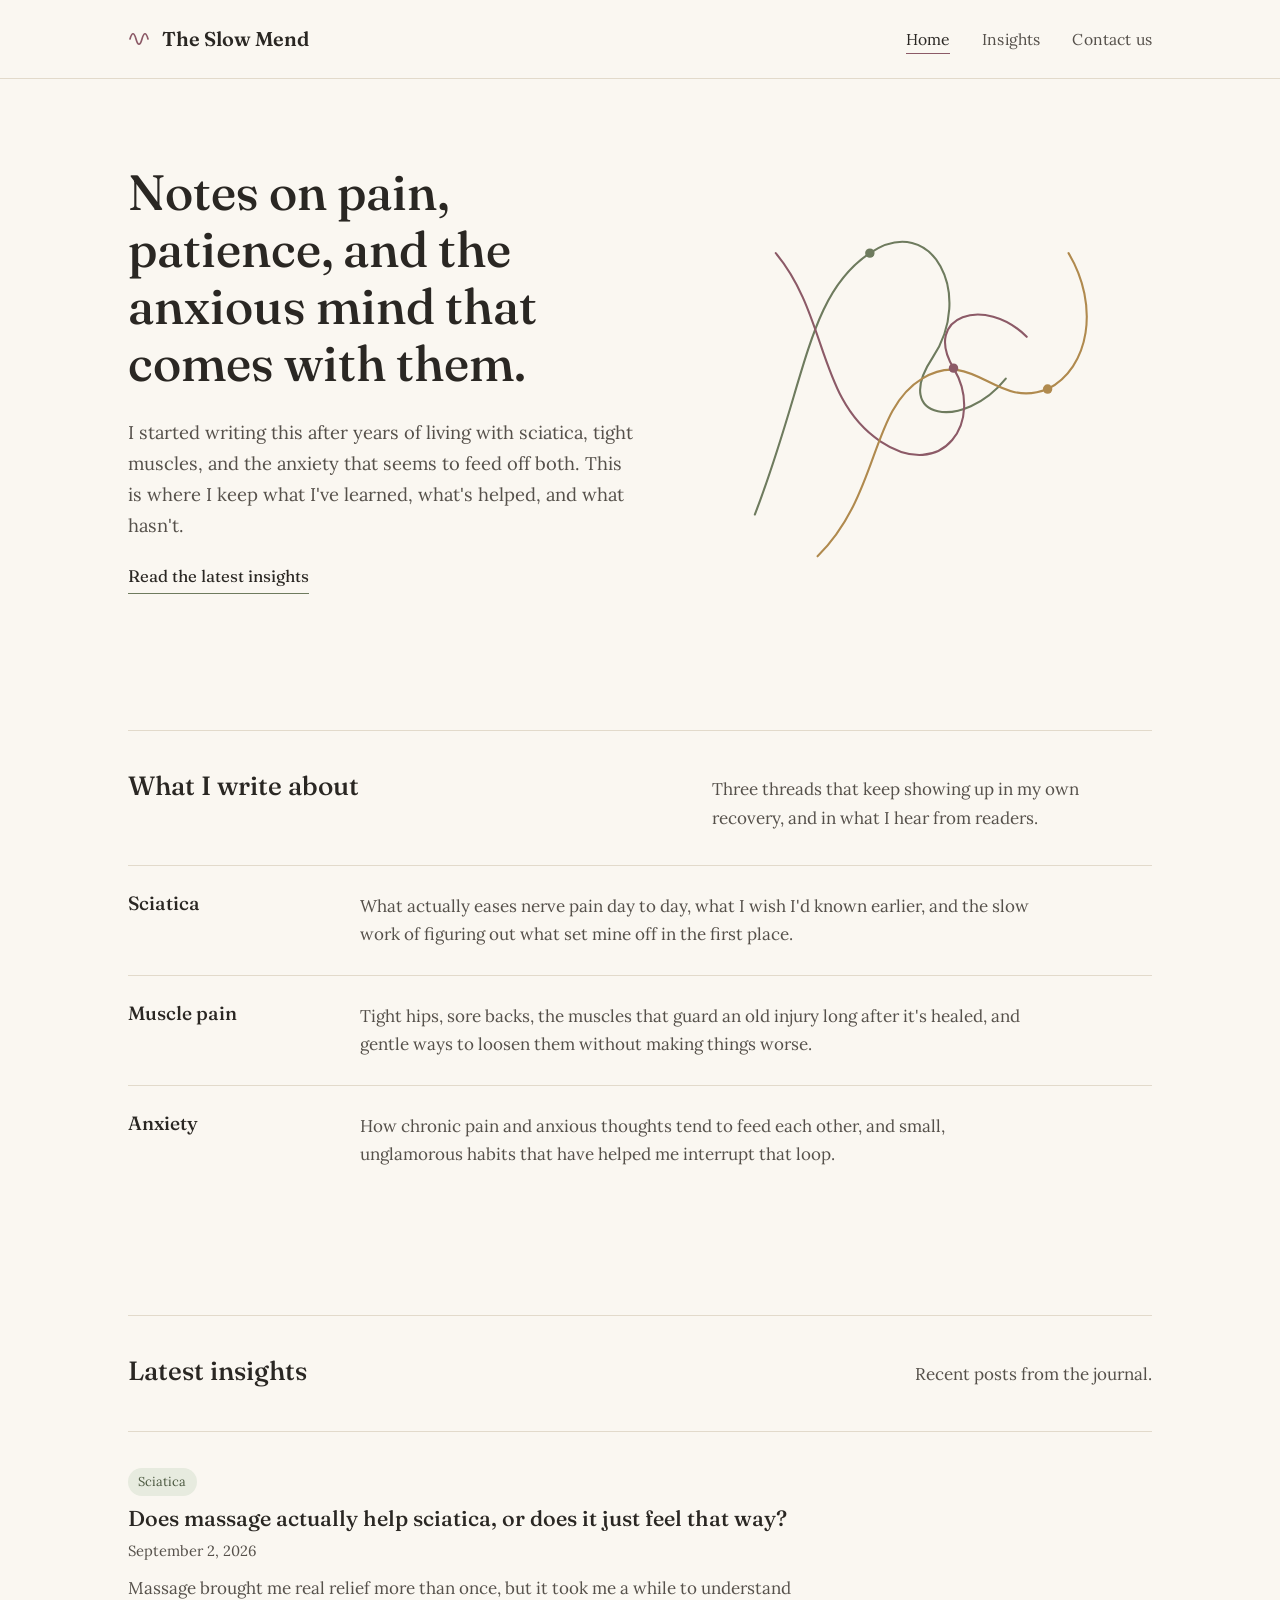
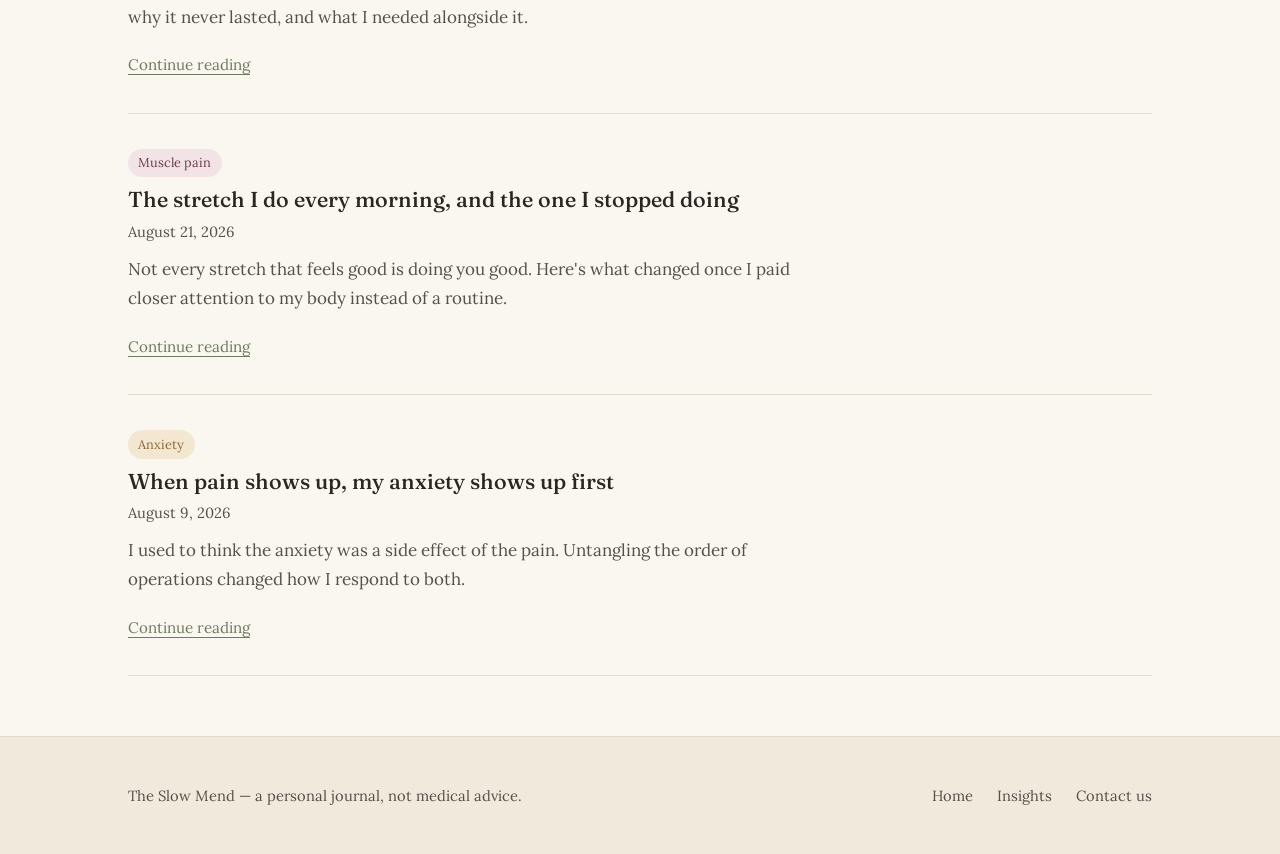
<file: index.html>
<!DOCTYPE html>
<html lang="en">
<head>
<meta charset="UTF-8">
<meta name="viewport" content="width=device-width, initial-scale=1.0">
<title>The Slow Mend — a personal health journal</title>
<meta name="description" content="Personal notes on sciatica, muscle pain, and anxiety, written from experience rather than expertise.">
<link rel="preconnect" href="https://fonts.googleapis.com">
<link rel="preconnect" href="https://fonts.gstatic.com" crossorigin>
<link href="https://fonts.googleapis.com/css2?family=Fraunces:opsz,wght@9..144,400;9..144,500;9..144,600&family=Lora:ital,wght@0,400;0,500;1,400&display=swap" rel="stylesheet">
<link rel="stylesheet" href="styles.css">
  <meta name="google-site-verification" content="yr0f1TTs4XtAm7kVIPR2NKI37-QhAW_YeAJVhdLE180" />
</head>
<body>

<header class="site-header">
  <div class="wrap">
    <a href="index.html" class="wordmark">
      <svg width="24" height="24" viewBox="0 0 24 24" fill="none" xmlns="http://www.w3.org/2000/svg" aria-hidden="true">
        <path d="M2 12c2-7 4-7 6 0s4 7 6 0 4-7 6 0" stroke="#8C5A67" stroke-width="1.7" stroke-linecap="round"/>
      </svg>
      The Slow Mend
    </a>
    <nav class="main-nav" aria-label="Main">
      <ul>
        <li><a href="index.html" aria-current="page">Home</a></li>
        <li><a href="insights.html">Insights</a></li>
        <li><a href="contact.html">Contact us</a></li>
      </ul>
    </nav>
    <button class="nav-toggle" aria-label="Toggle menu" aria-expanded="false">
      <span></span>
    </button>
  </div>
</header>

<main>

  <section class="hero">
    <div class="wrap">
      <div>
        <h1>Notes on pain, patience, and the anxious mind that comes with them.</h1>
        <p class="lede">I started writing this after years of living with sciatica, tight muscles, and the anxiety that seems to feed off both. This is where I keep what I've learned, what's helped, and what hasn't.</p>
        <a class="cta-link" href="insights.html">Read the latest insights</a>
      </div>
      <svg class="hero-art" viewBox="0 0 420 420" fill="none" xmlns="http://www.w3.org/2000/svg" role="img" aria-label="Three flowing lines, entwined, representing connected paths of pain and calm">
        <path d="M40 340C90 210 90 130 150 90C210 50 250 130 210 190C170 250 240 260 280 210" stroke="#6E7B5E" stroke-width="2" stroke-linecap="round"/>
        <path d="M60 90C110 150 100 230 160 270C220 310 260 250 230 200C200 150 260 130 300 170" stroke="#8C5A67" stroke-width="2" stroke-linecap="round"/>
        <path d="M100 380C160 320 150 240 200 210C250 180 270 240 320 220C360 200 370 140 340 90" stroke="#B08A4E" stroke-width="2" stroke-linecap="round"/>
        <circle cx="150" cy="90" r="4.5" fill="#6E7B5E"/>
        <circle cx="230" cy="200" r="4.5" fill="#8C5A67"/>
        <circle cx="320" cy="220" r="4.5" fill="#B08A4E"/>
      </svg>
    </div>
  </section>

  <section>
    <div class="wrap">
      <div class="section-head">
        <h2>What I write about</h2>
        <p>Three threads that keep showing up in my own recovery, and in what I hear from readers.</p>
      </div>
      <ul class="topics">
        <li>
          <h3>Sciatica</h3>
          <p>What actually eases nerve pain day to day, what I wish I'd known earlier, and the slow work of figuring out what set mine off in the first place.</p>
        </li>
        <li>
          <h3>Muscle pain</h3>
          <p>Tight hips, sore backs, the muscles that guard an old injury long after it's healed, and gentle ways to loosen them without making things worse.</p>
        </li>
        <li>
          <h3>Anxiety</h3>
          <p>How chronic pain and anxious thoughts tend to feed each other, and small, unglamorous habits that have helped me interrupt that loop.</p>
        </li>
      </ul>
    </div>
  </section>

  <section>
    <div class="wrap">
      <div class="section-head">
        <h2>Latest insights</h2>
        <p>Recent posts from the journal.</p>
      </div>
      <div class="post-list">

        <article class="post-entry">
          <span class="tag tag--sciatica">Sciatica</span>
          <h3><a href="insights/post-sciatica-massage.html">Does massage actually help sciatica, or does it just feel that way?</a></h3>
          <p class="post-meta">September 2, 2026</p>
          <p class="post-excerpt">Massage brought me real relief more than once, but it took me a while to understand why it never lasted, and what I needed alongside it.</p>
        <a class="read-more" href="insights/post-sciatica-massage.html">Continue reading</a>
        </article>

        <article class="post-entry">
          <span class="tag tag--muscle">Muscle pain</span>
          <h3><a href="insights.html">The stretch I do every morning, and the one I stopped doing</a></h3>
          <p class="post-meta">August 21, 2026</p>
          <p class="post-excerpt">Not every stretch that feels good is doing you good. Here's what changed once I paid closer attention to my body instead of a routine.</p>
          <a class="read-more" href="insights.html">Continue reading</a>
        </article>

        <article class="post-entry">
          <span class="tag tag--anxiety">Anxiety</span>
          <h3><a href="insights.html">When pain shows up, my anxiety shows up first</a></h3>
          <p class="post-meta">August 9, 2026</p>
          <p class="post-excerpt">I used to think the anxiety was a side effect of the pain. Untangling the order of operations changed how I respond to both.</p>
          <a class="read-more" href="insights.html">Continue reading</a>
        </article>

      </div>
    </div>
  </section>

</main>

<footer class="site-footer">
  <div class="wrap">
    <p>The Slow Mend — a personal journal, not medical advice.</p>
    <ul class="footer-nav">
      <li><a href="index.html">Home</a></li>
      <li><a href="insights.html">Insights</a></li>
      <li><a href="contact.html">Contact us</a></li>
    </ul>
  </div>
</footer>

<script src="script.js"></script>
</body>
</html>
</file>
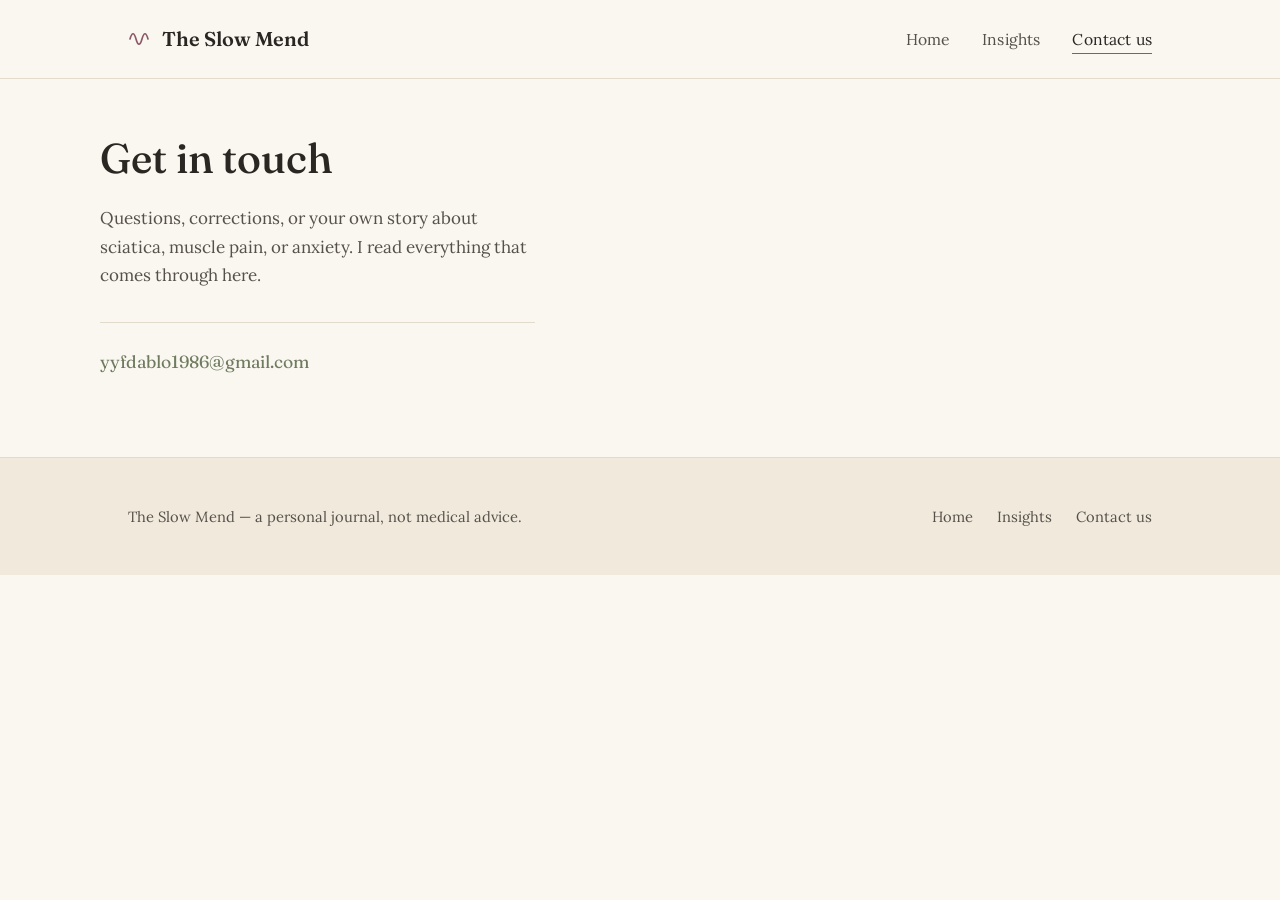
<file: contact.html>
<!DOCTYPE html>
<html lang="en">
<head>
<meta charset="UTF-8">
<meta name="viewport" content="width=device-width, initial-scale=1.0">
<title>Contact us — The Slow Mend</title>
<meta name="description" content="Get in touch with The Slow Mend.">
<link rel="preconnect" href="https://fonts.googleapis.com">
<link rel="preconnect" href="https://fonts.gstatic.com" crossorigin>
<link href="https://fonts.googleapis.com/css2?family=Fraunces:opsz,wght@9..144,400;9..144,500;9..144,600&family=Lora:ital,wght@0,400;0,500;1,400&display=swap" rel="stylesheet">
<link rel="stylesheet" href="styles.css">
</head>
<body>
<header class="site-header">
  <div class="wrap">
    <a href="index.html" class="wordmark">
      <svg width="24" height="24" viewBox="0 0 24 24" fill="none" xmlns="http://www.w3.org/2000/svg" aria-hidden="true">
        <path d="M2 12c2-7 4-7 6 0s4 7 6 0 4-7 6 0" stroke="#8C5A67" stroke-width="1.7" stroke-linecap="round"/>
      </svg>
      The Slow Mend
    </a>
    <nav class="main-nav" aria-label="Main">
      <ul>
        <li><a href="index.html">Home</a></li>
        <li><a href="insights.html">Insights</a></li>
        <li><a href="contact.html" aria-current="page">Contact us</a></li>
      </ul>
    </nav>
    <button class="nav-toggle" aria-label="Toggle menu" aria-expanded="false">
      <span></span>
    </button>
  </div>
</header>
<main>
  <section class="contact-layout wrap">
    <div class="contact-intro">
      <h1>Get in touch</h1>
      <p>Questions, corrections, or your own story about sciatica, muscle pain, or anxiety. I read everything that comes through here.</p>
      <div class="contact-direct">
        <a href="mailto:yyfdablo1986@gmail.com">yyfdablo1986@gmail.com</a>
      </div>
    </div>
    <div class="contact-form">
      <script src="https://js-na2.hsforms.net/forms/embed/247277366.js" defer></script>
      <div class="hs-form-frame" data-region="na2" data-form-id="979b8cc2-c948-47e0-9060-459a0b343fc0" data-portal-id="247277366"></div>
    </div>
  </section>
</main>
<footer class="site-footer">
  <div class="wrap">
    <p>The Slow Mend — a personal journal, not medical advice.</p>
    <ul class="footer-nav">
      <li><a href="index.html">Home</a></li>
      <li><a href="insights.html">Insights</a></li>
      <li><a href="contact.html">Contact us</a></li>
    </ul>
  </div>
</footer>
<script src="script.js"></script>
</body>
</html>
</file>
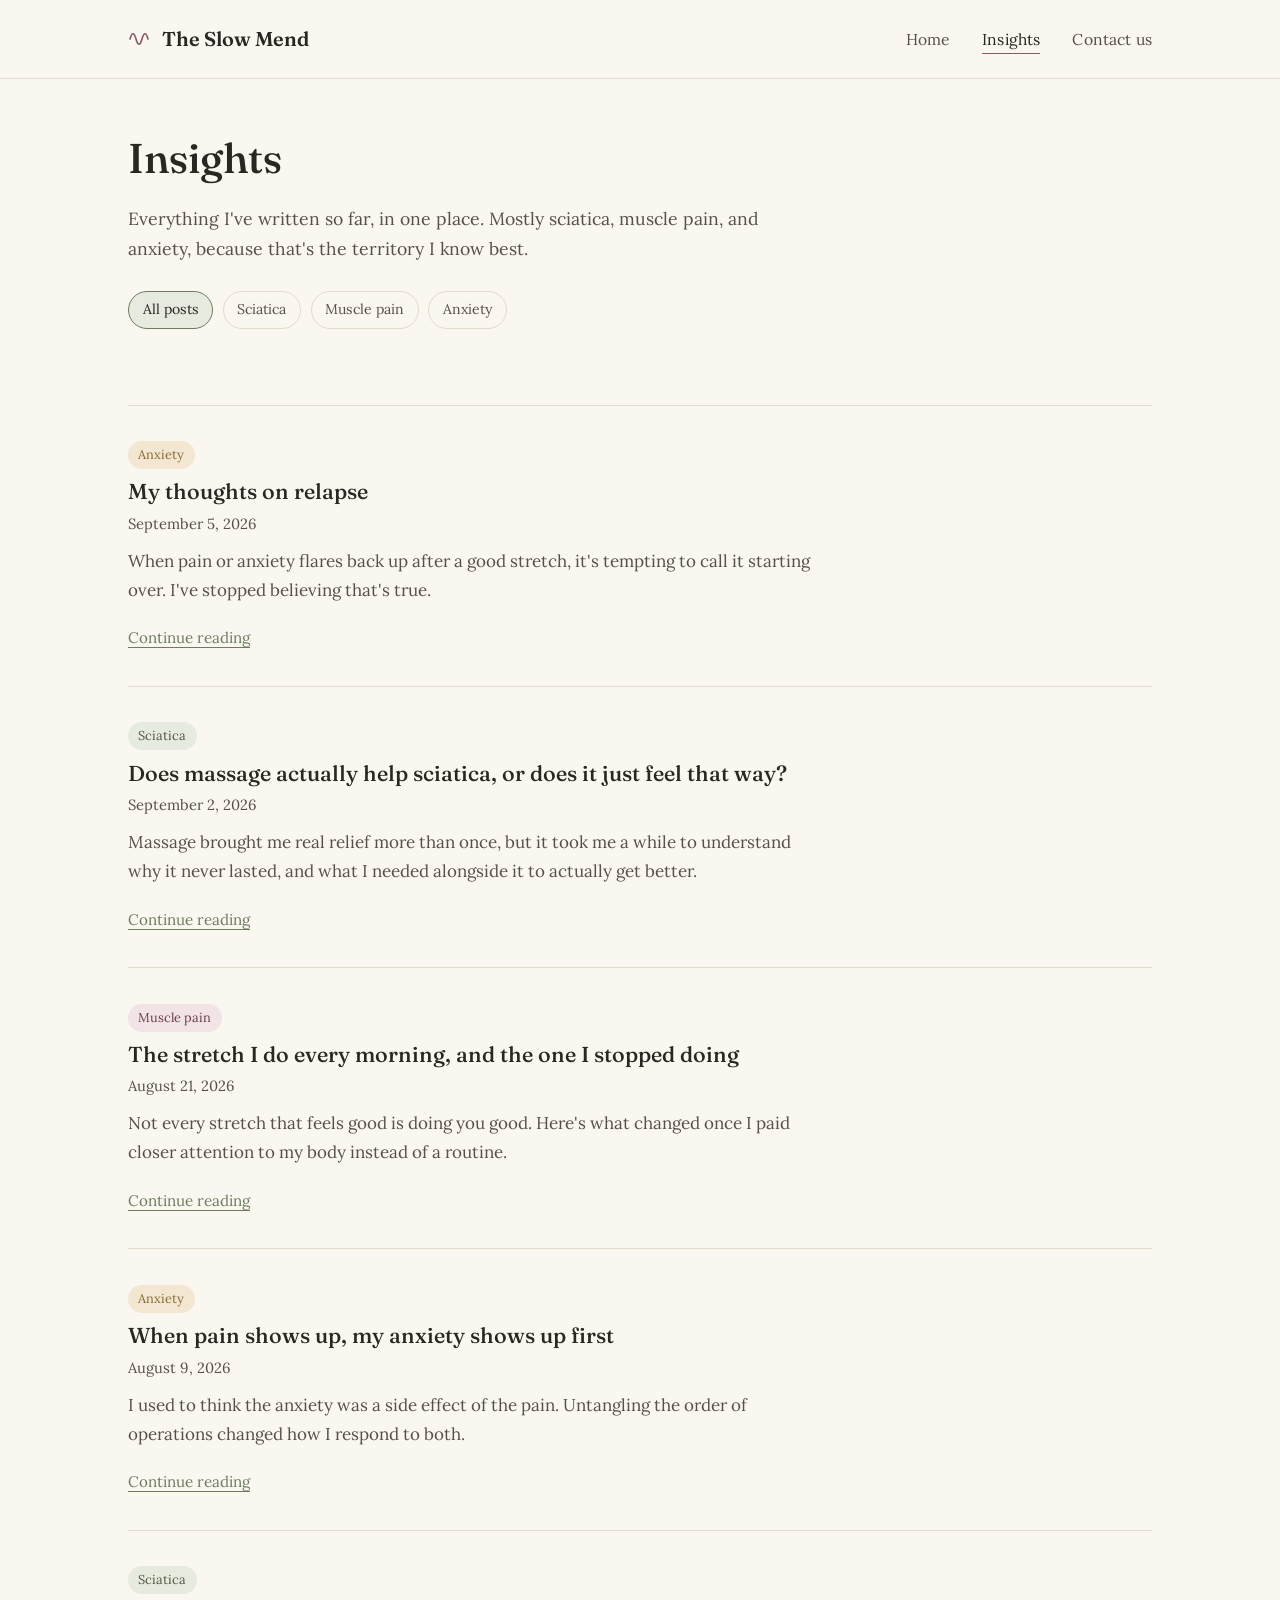
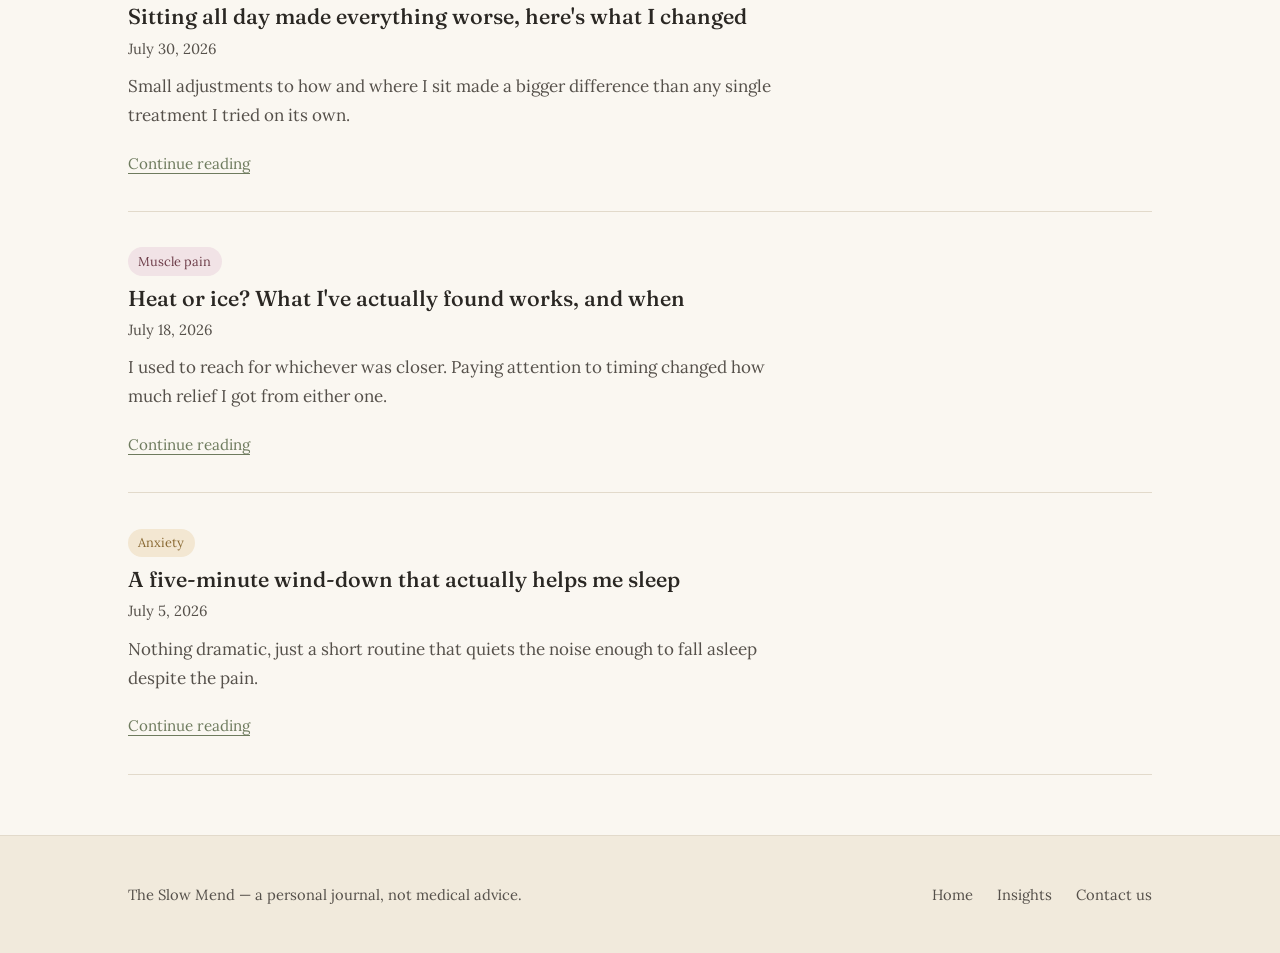
<file: insights.html>
<!DOCTYPE html>
<html lang="en">
<head>
<meta charset="UTF-8">
<meta name="viewport" content="width=device-width, initial-scale=1.0">
<title>Insights — The Slow Mend</title>
<meta name="description" content="All posts on sciatica, muscle pain, and anxiety from The Slow Mend.">
<link rel="preconnect" href="https://fonts.googleapis.com">
<link rel="preconnect" href="https://fonts.gstatic.com" crossorigin>
<link href="https://fonts.googleapis.com/css2?family=Fraunces:opsz,wght@9..144,400;9..144,500;9..144,600&family=Lora:ital,wght@0,400;0,500;1,400&display=swap" rel="stylesheet">
<link rel="stylesheet" href="styles.css">
</head>
<body>

<header class="site-header">
  <div class="wrap">
    <a href="index.html" class="wordmark">
      <svg width="24" height="24" viewBox="0 0 24 24" fill="none" xmlns="http://www.w3.org/2000/svg" aria-hidden="true">
        <path d="M2 12c2-7 4-7 6 0s4 7 6 0 4-7 6 0" stroke="#8C5A67" stroke-width="1.7" stroke-linecap="round"/>
      </svg>
      The Slow Mend
    </a>
    <nav class="main-nav" aria-label="Main">
      <ul>
        <li><a href="index.html">Home</a></li>
        <li><a href="insights.html" aria-current="page">Insights</a></li>
        <li><a href="contact.html">Contact us</a></li>
      </ul>
    </nav>
    <button class="nav-toggle" aria-label="Toggle menu" aria-expanded="false">
      <span></span>
    </button>
  </div>
</header>

<main>

  <section class="page-intro">
    <div class="wrap">
      <h1>Insights</h1>
      <p>Everything I've written so far, in one place. Mostly sciatica, muscle pain, and anxiety, because that's the territory I know best.</p>
      <nav class="filter-row" aria-label="Filter by topic">
        <a href="#" aria-current="true">All posts</a>
        <a href="#">Sciatica</a>
        <a href="#">Muscle pain</a>
        <a href="#">Anxiety</a>
      </nav>
    </div>
  </section>

  <section>
    <div class="wrap">
      <div class="post-list">

        <article class="post-entry">
          <span class="tag tag--anxiety">Anxiety</span>
          <h3><a href="insights/my-thoughts-on-relapse.html">My thoughts on relapse</a></h3>
          <p class="post-meta">September 5, 2026</p>
          <p class="post-excerpt">When pain or anxiety flares back up after a good stretch, it's tempting to call it starting over. I've stopped believing that's true.</p>
          <a class="read-more" href="insights/my-thoughts-on-relapse.html">Continue reading</a>
        </article>

        <article class="post-entry">
          <span class="tag tag--sciatica">Sciatica</span>
          <h3><a href="insights/post-sciatica-massage.html">Does massage actually help sciatica, or does it just feel that way?</a></h3>
          <p class="post-meta">September 2, 2026</p>
          <p class="post-excerpt">Massage brought me real relief more than once, but it took me a while to understand why it never lasted, and what I needed alongside it to actually get better.</p>
          <a class="read-more" href="insights/post-sciatica-massage.html">Continue reading</a>
        </article>

        <article class="post-entry">
          <span class="tag tag--muscle">Muscle pain</span>
          <h3><a href="#">The stretch I do every morning, and the one I stopped doing</a></h3>
          <p class="post-meta">August 21, 2026</p>
          <p class="post-excerpt">Not every stretch that feels good is doing you good. Here's what changed once I paid closer attention to my body instead of a routine.</p>
          <a class="read-more" href="#">Continue reading</a>
        </article>

        <article class="post-entry">
          <span class="tag tag--anxiety">Anxiety</span>
          <h3><a href="#">When pain shows up, my anxiety shows up first</a></h3>
          <p class="post-meta">August 9, 2026</p>
          <p class="post-excerpt">I used to think the anxiety was a side effect of the pain. Untangling the order of operations changed how I respond to both.</p>
          <a class="read-more" href="#">Continue reading</a>
        </article>

        <article class="post-entry">
          <span class="tag tag--sciatica">Sciatica</span>
          <h3><a href="#">Sitting all day made everything worse, here's what I changed</a></h3>
          <p class="post-meta">July 30, 2026</p>
          <p class="post-excerpt">Small adjustments to how and where I sit made a bigger difference than any single treatment I tried on its own.</p>
          <a class="read-more" href="#">Continue reading</a>
        </article>

        <article class="post-entry">
          <span class="tag tag--muscle">Muscle pain</span>
          <h3><a href="#">Heat or ice? What I've actually found works, and when</a></h3>
          <p class="post-meta">July 18, 2026</p>
          <p class="post-excerpt">I used to reach for whichever was closer. Paying attention to timing changed how much relief I got from either one.</p>
          <a class="read-more" href="#">Continue reading</a>
        </article>

        <article class="post-entry">
          <span class="tag tag--anxiety">Anxiety</span>
          <h3><a href="#">A five-minute wind-down that actually helps me sleep</a></h3>
          <p class="post-meta">July 5, 2026</p>
          <p class="post-excerpt">Nothing dramatic, just a short routine that quiets the noise enough to fall asleep despite the pain.</p>
          <a class="read-more" href="#">Continue reading</a>
        </article>

      </div>
    </div>
  </section>

</main>

<footer class="site-footer">
  <div class="wrap">
    <p>The Slow Mend — a personal journal, not medical advice.</p>
    <ul class="footer-nav">
      <li><a href="index.html">Home</a></li>
      <li><a href="insights.html">Insights</a></li>
      <li><a href="contact.html">Contact us</a></li>
    </ul>
  </div>
</footer>

<script src="script.js"></script>
</body>
</html>
</file>
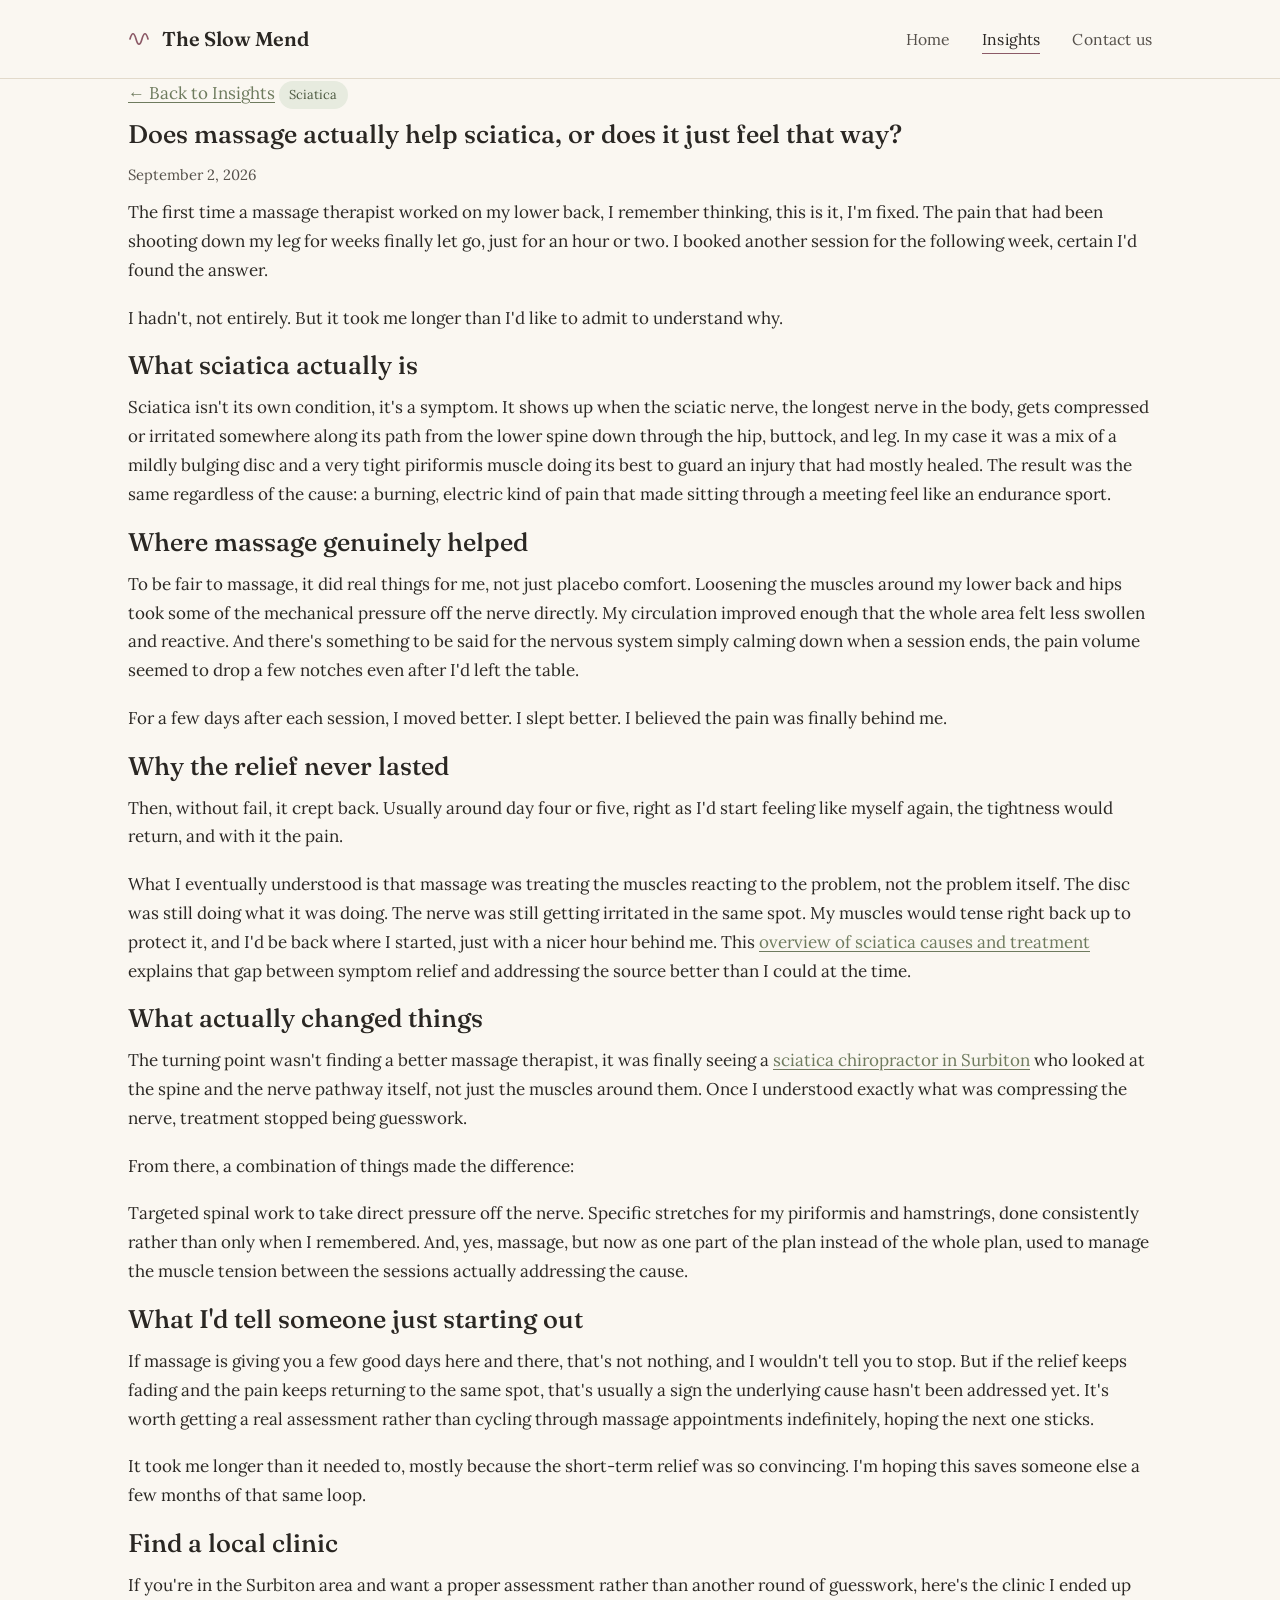
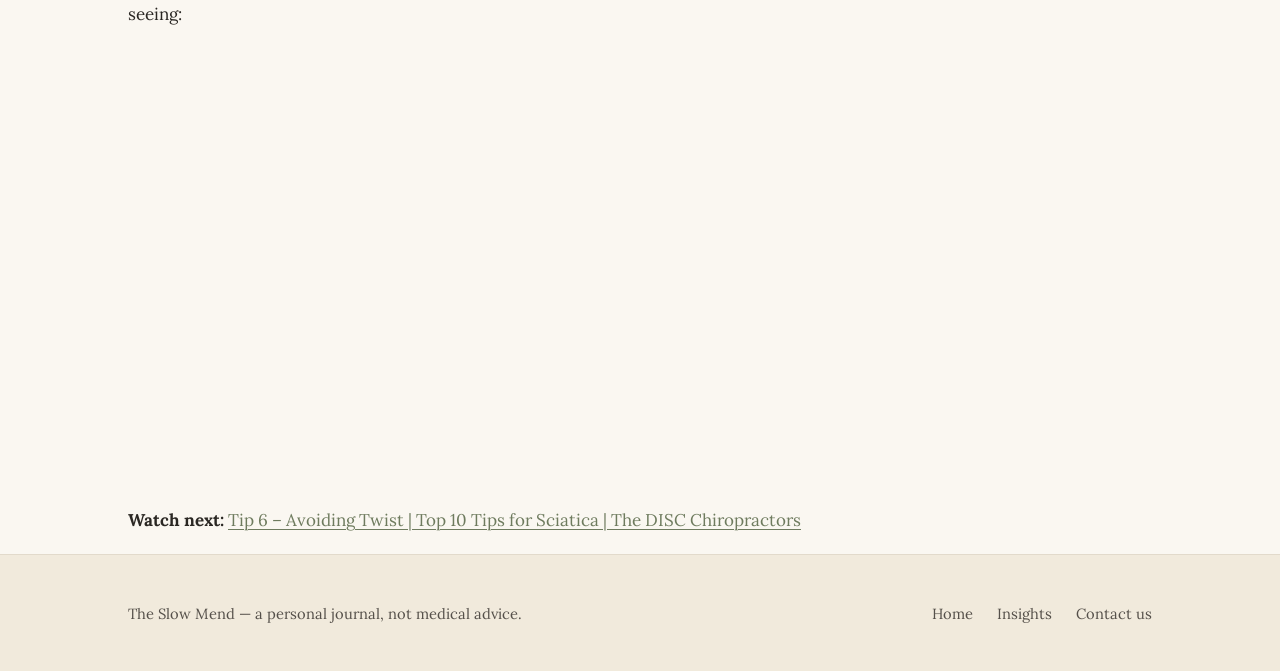
<file: post-sciatica-massage.html>
<!DOCTYPE html>
<html lang="en">
<head>
<meta charset="UTF-8">
<meta name="viewport" content="width=device-width, initial-scale=1.0">
<title>Does massage actually help sciatica, or does it just feel that way? — The Slow Mend</title>
<meta name="description" content="A personal look at what massage really does for sciatica pain, and what I needed alongside it.">
<link rel="preconnect" href="https://fonts.googleapis.com">
<link rel="preconnect" href="https://fonts.gstatic.com" crossorigin>
<link href="https://fonts.googleapis.com/css2?family=Fraunces:opsz,wght@9..144,400;9..144,500;9..144,600&family=Lora:ital,wght@0,400;0,500;1,400&display=swap" rel="stylesheet">
<link rel="stylesheet" href="styles.css">
</head>
<body>

<header class="site-header">
  <div class="wrap">
    <a href="index.html" class="wordmark">
      <svg width="24" height="24" viewBox="0 0 24 24" fill="none" xmlns="http://www.w3.org/2000/svg" aria-hidden="true">
        <path d="M2 12c2-7 4-7 6 0s4 7 6 0 4-7 6 0" stroke="#8C5A67" stroke-width="1.7" stroke-linecap="round"/>
      </svg>
      The Slow Mend
    </a>
    <nav class="main-nav" aria-label="Main">
      <ul>
        <li><a href="index.html">Home</a></li>
        <li><a href="insights.html" aria-current="page">Insights</a></li>
        <li><a href="contact.html">Contact us</a></li>
      </ul>
    </nav>
    <button class="nav-toggle" aria-label="Toggle menu" aria-expanded="false">
      <span></span>
    </button>
  </div>
</header>

<main>
  <section class="post-header wrap">
    <a class="back-link" href="insights.html">&larr; Back to Insights</a>
    <span class="tag tag--sciatica">Sciatica</span>
    <h1>Does massage actually help sciatica, or does it just feel that way?</h1>
    <p class="post-meta">September 2, 2026</p>
  </section>

  <section class="post-body wrap">
    <p>The first time a massage therapist worked on my lower back, I remember thinking, this is it, I'm fixed. The pain that had been shooting down my leg for weeks finally let go, just for an hour or two. I booked another session for the following week, certain I'd found the answer.</p>

    <p>I hadn't, not entirely. But it took me longer than I'd like to admit to understand why.</p>

    <h2>What sciatica actually is</h2>
    <p>Sciatica isn't its own condition, it's a symptom. It shows up when the sciatic nerve, the longest nerve in the body, gets compressed or irritated somewhere along its path from the lower spine down through the hip, buttock, and leg. In my case it was a mix of a mildly bulging disc and a very tight piriformis muscle doing its best to guard an injury that had mostly healed. The result was the same regardless of the cause: a burning, electric kind of pain that made sitting through a meeting feel like an endurance sport.</p>

    <h2>Where massage genuinely helped</h2>
    <p>To be fair to massage, it did real things for me, not just placebo comfort. Loosening the muscles around my lower back and hips took some of the mechanical pressure off the nerve directly. My circulation improved enough that the whole area felt less swollen and reactive. And there's something to be said for the nervous system simply calming down when a session ends, the pain volume seemed to drop a few notches even after I'd left the table.</p>

    <p>For a few days after each session, I moved better. I slept better. I believed the pain was finally behind me.</p>

    <h2>Why the relief never lasted</h2>
    <p>Then, without fail, it crept back. Usually around day four or five, right as I'd start feeling like myself again, the tightness would return, and with it the pain.</p>

    <p>What I eventually understood is that massage was treating the muscles reacting to the problem, not the problem itself. The disc was still doing what it was doing. The nerve was still getting irritated in the same spot. My muscles would tense right back up to protect it, and I'd be back where I started, just with a nicer hour behind me. This <a href="https://disc.co.uk/condition/sciatica">overview of sciatica causes and treatment</a> explains that gap between symptom relief and addressing the source better than I could at the time.</p>

    <h2>What actually changed things</h2>
    <p>The turning point wasn't finding a better massage therapist, it was finally seeing a <a href="https://www.google.com/maps?cid=14234405236806775913">sciatica chiropractor in Surbiton</a> who looked at the spine and the nerve pathway itself, not just the muscles around them. Once I understood exactly what was compressing the nerve, treatment stopped being guesswork.</p>

    <p>From there, a combination of things made the difference:</p>
    <p>Targeted spinal work to take direct pressure off the nerve. Specific stretches for my piriformis and hamstrings, done consistently rather than only when I remembered. And, yes, massage, but now as one part of the plan instead of the whole plan, used to manage the muscle tension between the sessions actually addressing the cause.</p>

    <h2>What I'd tell someone just starting out</h2>
    <p>If massage is giving you a few good days here and there, that's not nothing, and I wouldn't tell you to stop. But if the relief keeps fading and the pain keeps returning to the same spot, that's usually a sign the underlying cause hasn't been addressed yet. It's worth getting a real assessment rather than cycling through massage appointments indefinitely, hoping the next one sticks.</p>

    <p>It took me longer than it needed to, mostly because the short-term relief was so convincing. I'm hoping this saves someone else a few months of that same loop.</p>

    <h2>Find a local clinic</h2>
    <p>If you're in the Surbiton area and want a proper assessment rather than another round of guesswork, here's the clinic I ended up seeing:</p>

    <iframe
    src="https://maps.google.com/maps?cid=14234405236806775913&output=embed"
    width="100%"
    height="450"
    style="border:0;"
    allowfullscreen
    loading="lazy"
    referrerpolicy="no-referrer-when-downgrade">
    </iframe>

    <p><strong>Watch next:</strong> <a href="https://www.youtube.com/watch?v=fcPknBIDi4o">Tip 6 &ndash; Avoiding Twist | Top 10 Tips for Sciatica | The DISC Chiropractors</a></p>
  </section>
</main>

<footer class="site-footer">
  <div class="wrap">
    <p>The Slow Mend — a personal journal, not medical advice.</p>
    <ul class="footer-nav">
      <li><a href="index.html">Home</a></li>
      <li><a href="insights.html">Insights</a></li>
      <li><a href="contact.html">Contact us</a></li>
    </ul>
  </div>
</footer>

<script src="script.js"></script>
</body>
</html>
</file>
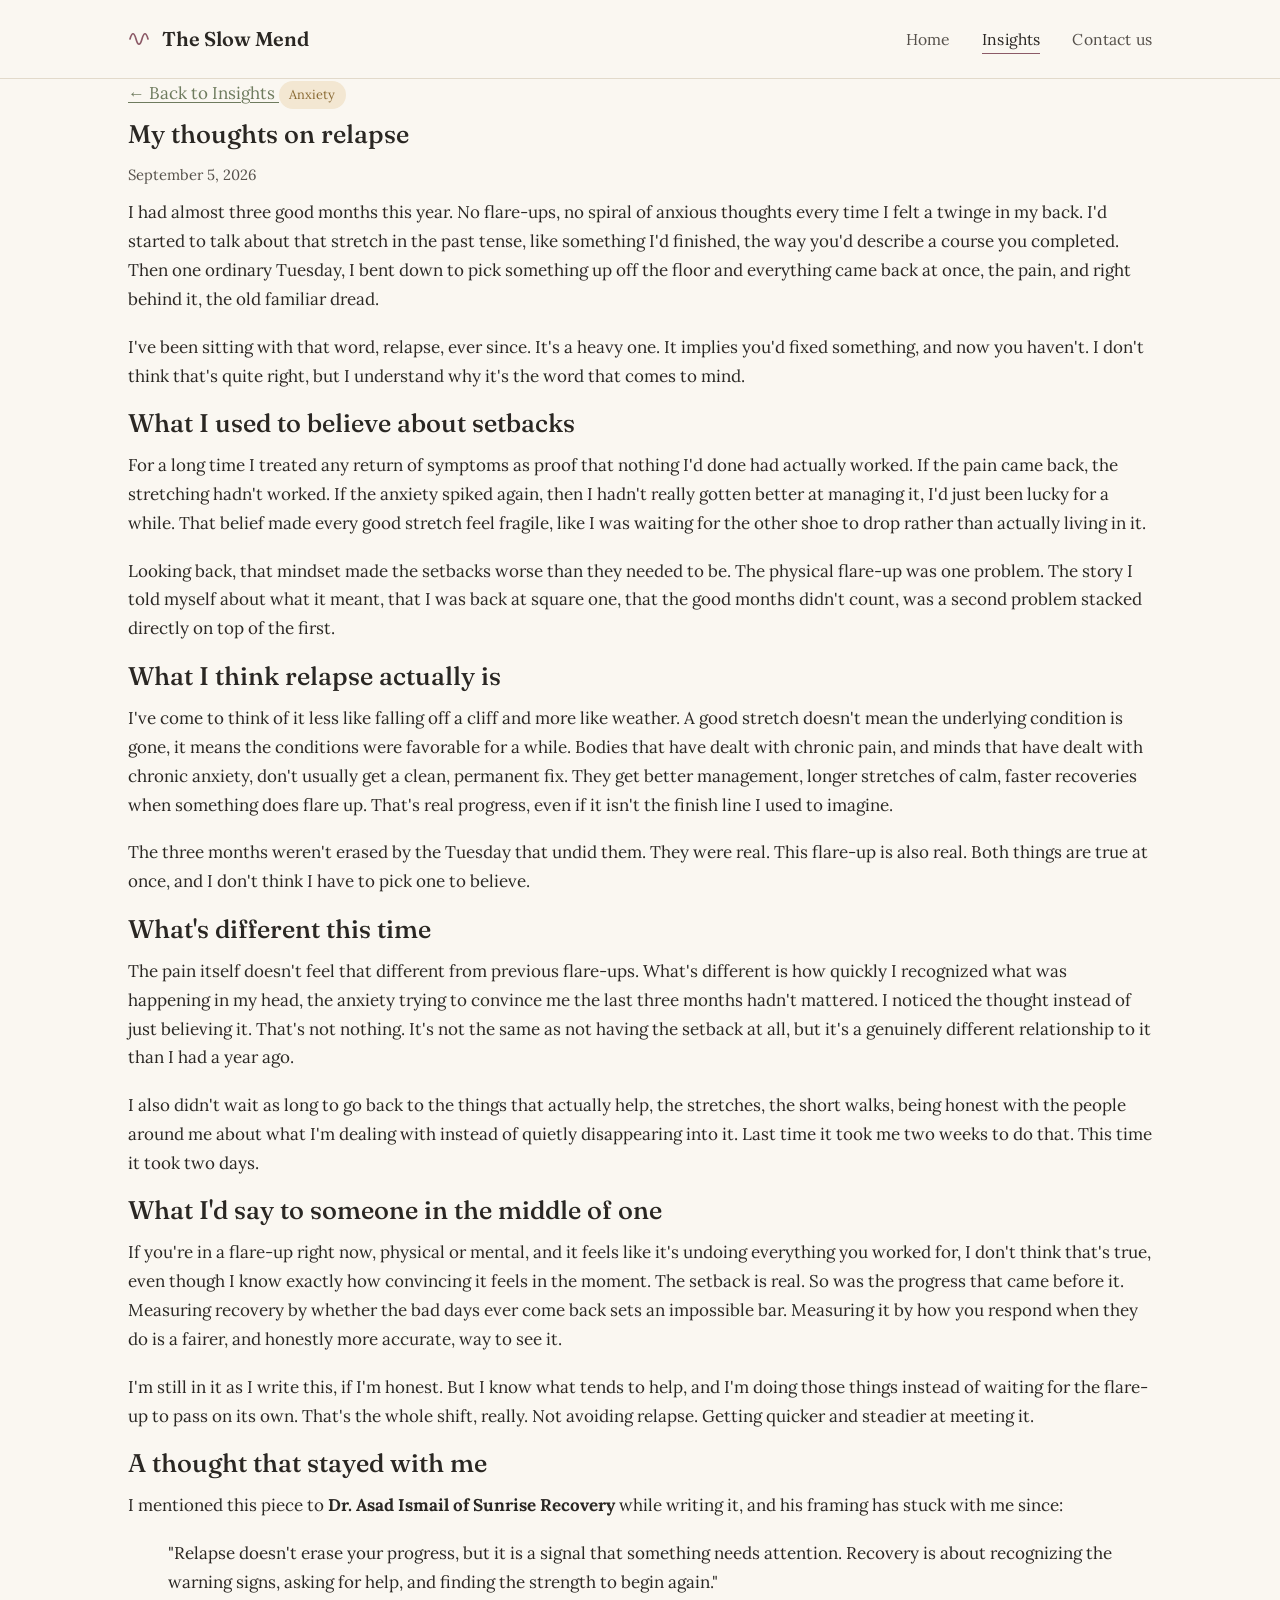
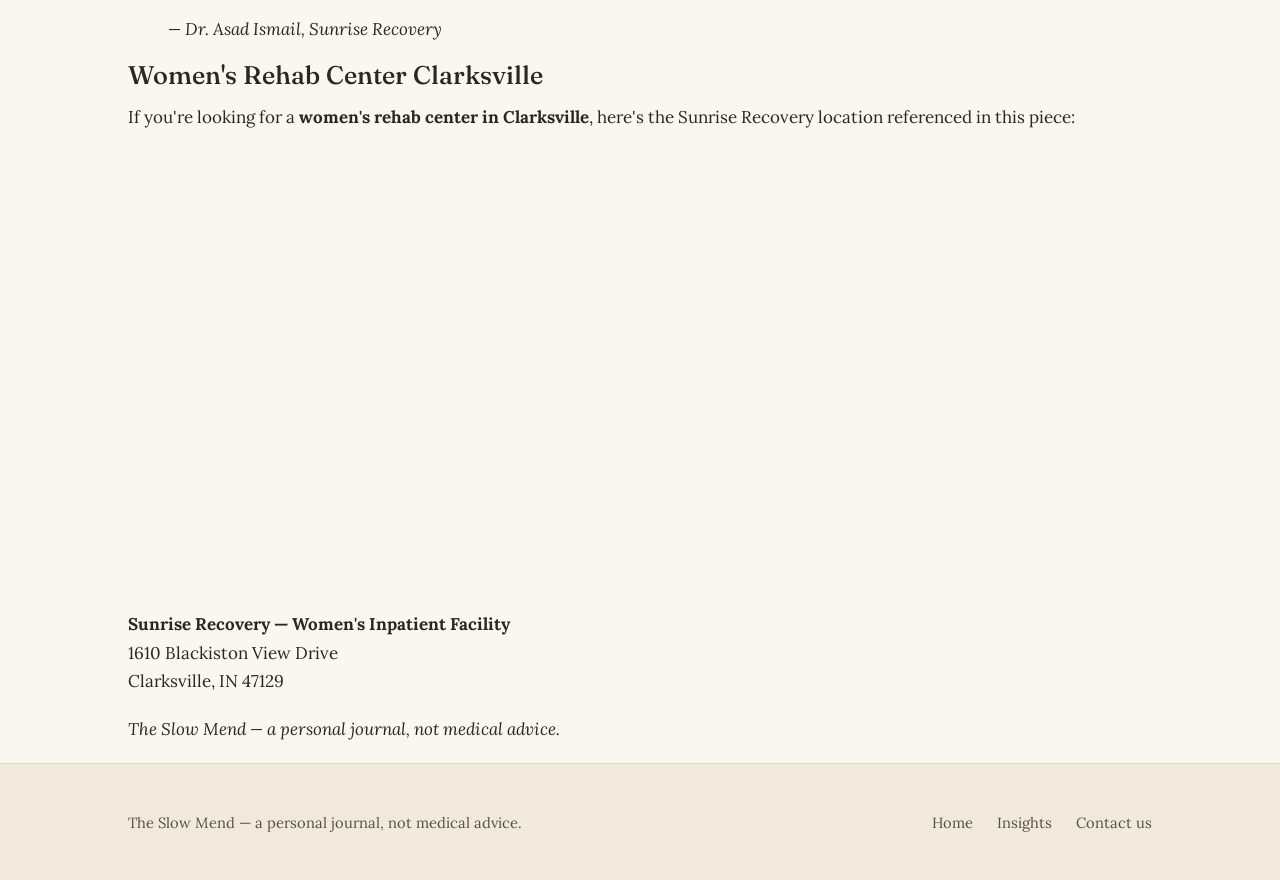
<file: insights/my-thoughts-on-relapse.html>
<!DOCTYPE html>
<html lang="en">
<head>
<meta charset="UTF-8">
<meta name="viewport" content="width=device-width, initial-scale=1.0">

<title>My Thoughts on Relapse — The Slow Mend</title>

<meta
  name="description"
  content="A personal reflection on relapse, setbacks, recovery, chronic pain, and anxiety."
>

<link rel="preconnect" href="https://fonts.googleapis.com">
<link rel="preconnect" href="https://fonts.gstatic.com" crossorigin>

<link
  href="https://fonts.googleapis.com/css2?family=Fraunces:opsz,wght@9..144,400;9..144,500;9..144,600&family=Lora:ital,wght@0,400;0,500;1,400&display=swap"
  rel="stylesheet"
>

<link rel="stylesheet" href="../styles.css">
</head>

<body>

<header class="site-header">
  <div class="wrap">

    <a href="../index.html" class="wordmark">
      <svg
        width="24"
        height="24"
        viewBox="0 0 24 24"
        fill="none"
        xmlns="http://www.w3.org/2000/svg"
        aria-hidden="true"
      >
        <path
          d="M2 12c2-7 4-7 6 0s4 7 6 0 4-7 6 0"
          stroke="#8C5A67"
          stroke-width="1.7"
          stroke-linecap="round"
        />
      </svg>
      The Slow Mend
    </a>

    <nav class="main-nav" aria-label="Main">
      <ul>

        <li>
          <a href="../index.html">
            Home
          </a>
        </li>

        <li>
          <a href="../insights.html" aria-current="page">
            Insights
          </a>
        </li>

        <li>
          <a href="../contact.html">
            Contact us
          </a>
        </li>

      </ul>
    </nav>

    <button
      class="nav-toggle"
      aria-label="Toggle menu"
      aria-expanded="false"
    >
      <span></span>
    </button>

  </div>
</header>


<main>

  <section class="post-header wrap">

    <a
      class="back-link"
      href="../insights.html"
    >
      &larr; Back to Insights
    </a>

    <span class="tag tag--anxiety">
      Anxiety
    </span>

    <h1>
      My thoughts on relapse
    </h1>

    <p class="post-meta">
      September 5, 2026
    </p>

  </section>


  <section class="post-body wrap">

    <p>
      I had almost three good months this year. No flare-ups, no spiral of anxious thoughts every time I felt a twinge in my back. I'd started to talk about that stretch in the past tense, like something I'd finished, the way you'd describe a course you completed. Then one ordinary Tuesday, I bent down to pick something up off the floor and everything came back at once, the pain, and right behind it, the old familiar dread.
    </p>


    <p>
      I've been sitting with that word, relapse, ever since. It's a heavy one. It implies you'd fixed something, and now you haven't. I don't think that's quite right, but I understand why it's the word that comes to mind.
    </p>


    <h2>
      What I used to believe about setbacks
    </h2>


    <p>
      For a long time I treated any return of symptoms as proof that nothing I'd done had actually worked. If the pain came back, the stretching hadn't worked. If the anxiety spiked again, then I hadn't really gotten better at managing it, I'd just been lucky for a while. That belief made every good stretch feel fragile, like I was waiting for the other shoe to drop rather than actually living in it.
    </p>


    <p>
      Looking back, that mindset made the setbacks worse than they needed to be. The physical flare-up was one problem. The story I told myself about what it meant, that I was back at square one, that the good months didn't count, was a second problem stacked directly on top of the first.
    </p>


    <h2>
      What I think relapse actually is
    </h2>


    <p>
      I've come to think of it less like falling off a cliff and more like weather. A good stretch doesn't mean the underlying condition is gone, it means the conditions were favorable for a while. Bodies that have dealt with chronic pain, and minds that have dealt with chronic anxiety, don't usually get a clean, permanent fix. They get better management, longer stretches of calm, faster recoveries when something does flare up. That's real progress, even if it isn't the finish line I used to imagine.
    </p>


    <p>
      The three months weren't erased by the Tuesday that undid them. They were real. This flare-up is also real. Both things are true at once, and I don't think I have to pick one to believe.
    </p>


    <h2>
      What's different this time
    </h2>


    <p>
      The pain itself doesn't feel that different from previous flare-ups. What's different is how quickly I recognized what was happening in my head, the anxiety trying to convince me the last three months hadn't mattered. I noticed the thought instead of just believing it. That's not nothing. It's not the same as not having the setback at all, but it's a genuinely different relationship to it than I had a year ago.
    </p>


    <p>
      I also didn't wait as long to go back to the things that actually help, the stretches, the short walks, being honest with the people around me about what I'm dealing with instead of quietly disappearing into it. Last time it took me two weeks to do that. This time it took two days.
    </p>


    <h2>
      What I'd say to someone in the middle of one
    </h2>


    <p>
      If you're in a flare-up right now, physical or mental, and it feels like it's undoing everything you worked for, I don't think that's true, even though I know exactly how convincing it feels in the moment. The setback is real. So was the progress that came before it. Measuring recovery by whether the bad days ever come back sets an impossible bar. Measuring it by how you respond when they do is a fairer, and honestly more accurate, way to see it.
    </p>


    <p>
      I'm still in it as I write this, if I'm honest. But I know what tends to help, and I'm doing those things instead of waiting for the flare-up to pass on its own. That's the whole shift, really. Not avoiding relapse. Getting quicker and steadier at meeting it.
    </p>


    <h2>
      A thought that stayed with me
    </h2>


    <p>
      I mentioned this piece to
      <strong>Dr. Asad Ismail of Sunrise Recovery</strong>
      while writing it, and his framing has stuck with me since:
    </p>


    <blockquote>

      <p>
        "Relapse doesn't erase your progress, but it is a signal that something needs attention. Recovery is about recognizing the warning signs, asking for help, and finding the strength to begin again."
      </p>

      <cite>
        — Dr. Asad Ismail, Sunrise Recovery
      </cite>

    </blockquote>


    <h2>
      Women's Rehab Center Clarksville
    </h2>


    <p>
      If you're looking for a
      <strong>women's rehab center in Clarksville</strong>,
      here's the Sunrise Recovery location referenced in this piece:
    </p>


    <iframe
      src="https://maps.google.com/maps?cid=3702350999874800391&output=embed"
      width="100%"
      height="450"
      style="border:0;"
      allowfullscreen
      loading="lazy"
      referrerpolicy="no-referrer-when-downgrade"
      title="Sunrise Recovery Women's Rehab Center in Clarksville, Indiana">
    </iframe>


    <p>
      <strong>
        Sunrise Recovery — Women's Inpatient Facility
      </strong>
      <br>
      1610 Blackiston View Drive
      <br>
      Clarksville, IN 47129
    </p>


    <p>
      <em>
        The Slow Mend — a personal journal, not medical advice.
      </em>
    </p>

  </section>

</main>


<footer class="site-footer">

  <div class="wrap">

    <p>
      The Slow Mend — a personal journal, not medical advice.
    </p>

    <ul class="footer-nav">

      <li>
        <a href="../index.html">
          Home
        </a>
      </li>

      <li>
        <a href="../insights.html">
          Insights
        </a>
      </li>

      <li>
        <a href="../contact.html">
          Contact us
        </a>
      </li>

    </ul>

  </div>

</footer>


<script src="../script.js"></script>

</body>
</html>
</file>
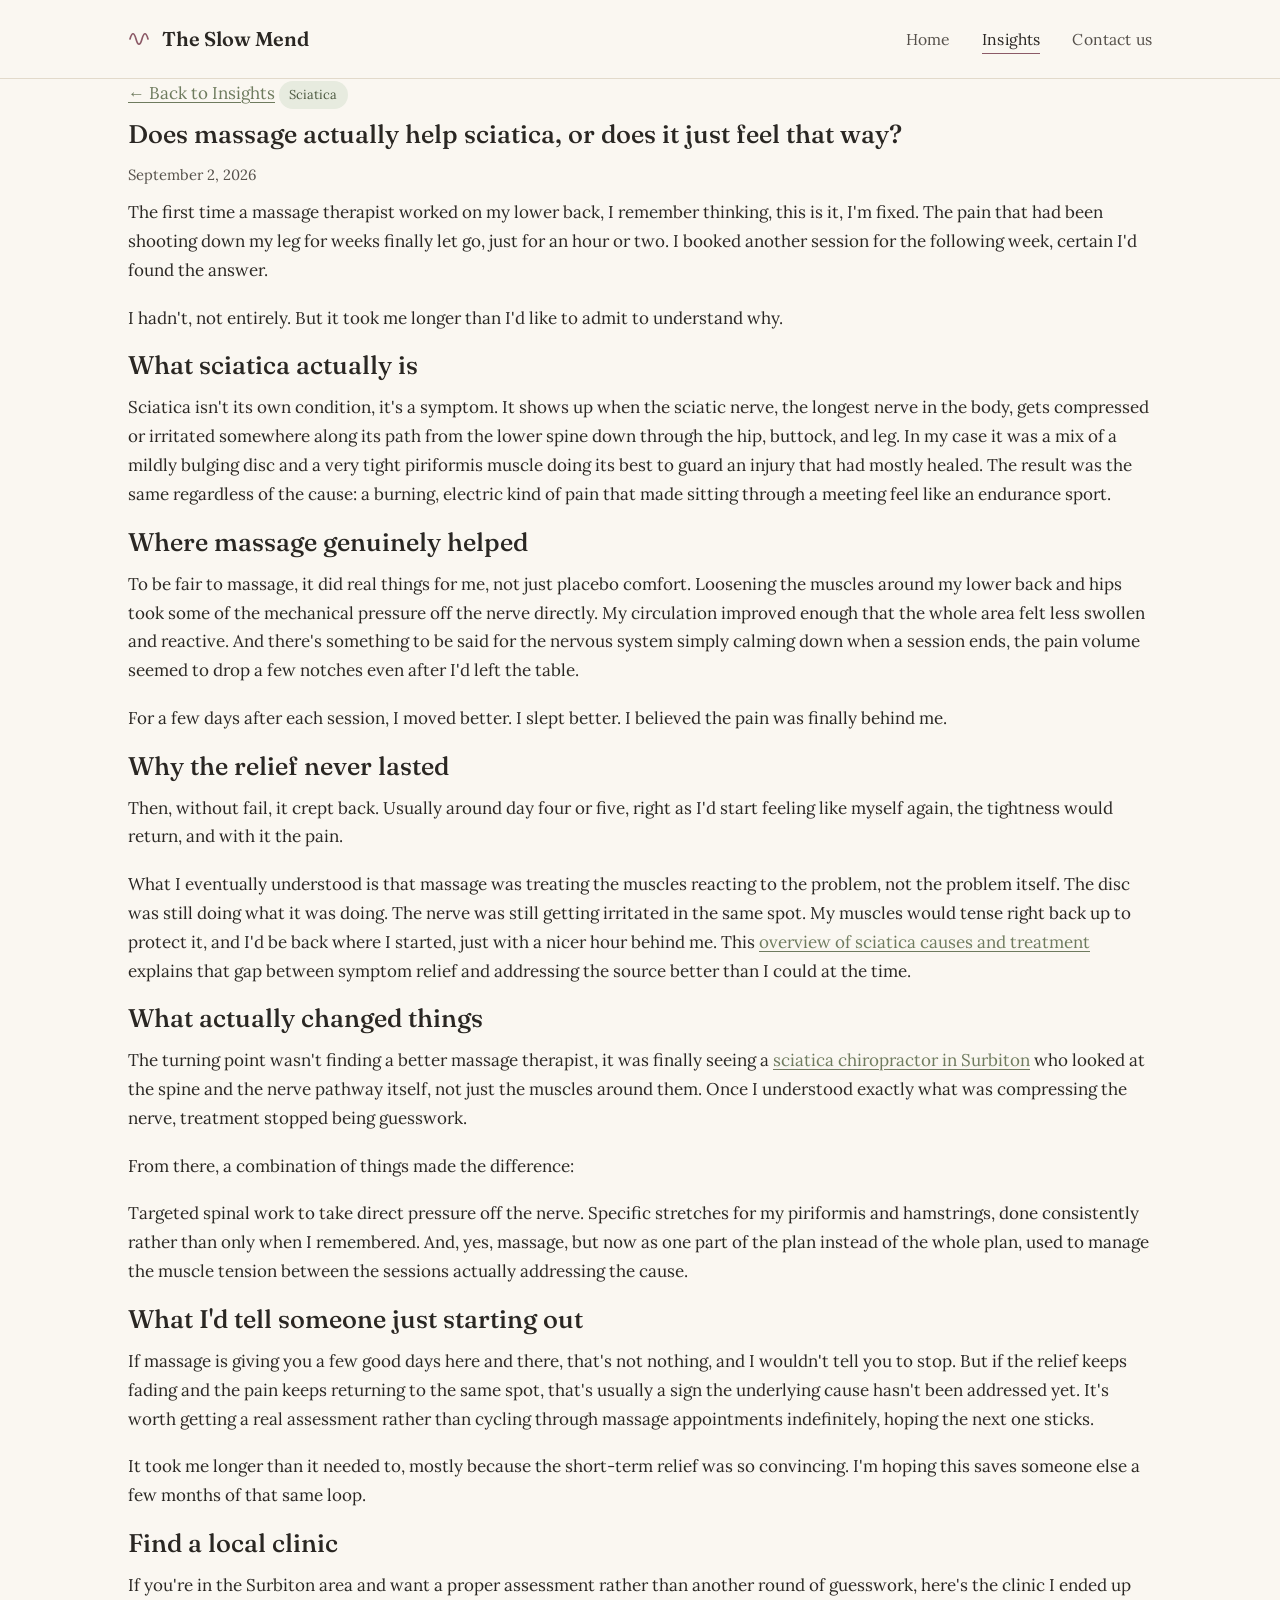
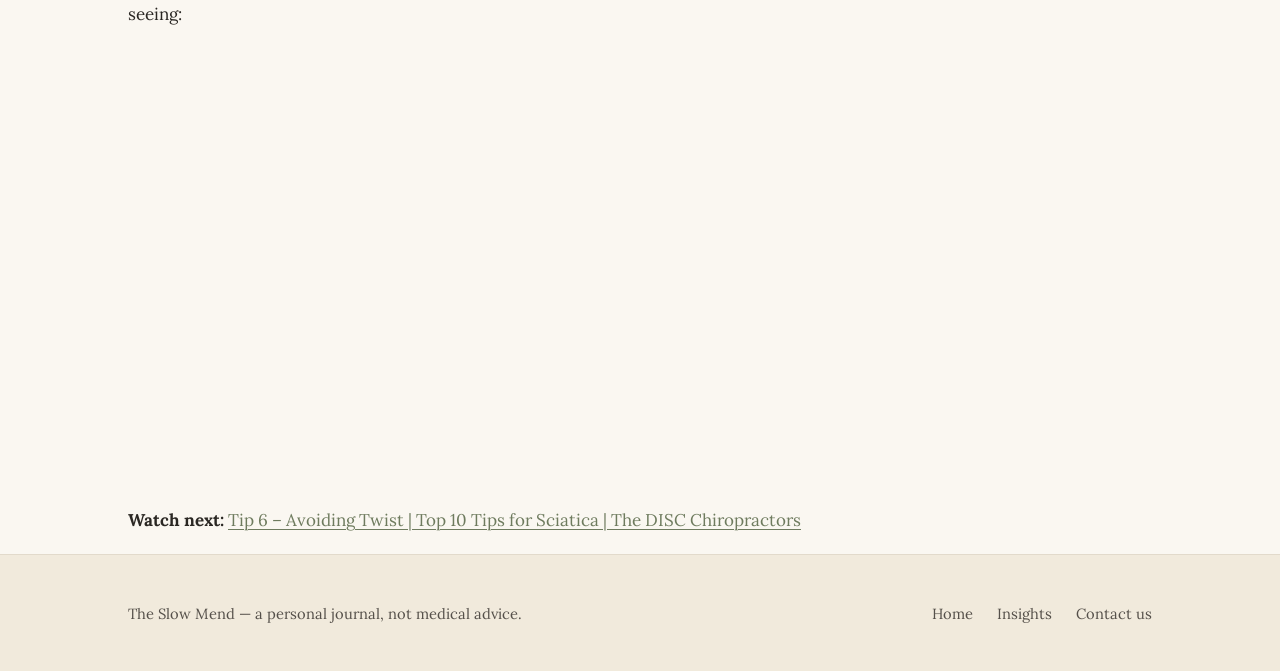
<file: insights/post-sciatica-massage.html>
<!DOCTYPE html>
<html lang="en">
<head>
<meta charset="UTF-8">
<meta name="viewport" content="width=device-width, initial-scale=1.0">
<title>Does massage actually help sciatica, or does it just feel that way? — The Slow Mend</title>
<meta name="description" content="A personal look at what massage really does for sciatica pain, and what I needed alongside it.">
<link rel="preconnect" href="https://fonts.googleapis.com">
<link rel="preconnect" href="https://fonts.gstatic.com" crossorigin>
<link href="https://fonts.googleapis.com/css2?family=Fraunces:opsz,wght@9..144,400;9..144,500;9..144,600&family=Lora:ital,wght@0,400;0,500;1,400&display=swap" rel="stylesheet">
<link rel="stylesheet" href="../styles.css">
</head>
<body>

<header class="site-header">
  <div class="wrap">
    <a href="../index.html" class="wordmark">
      <svg width="24" height="24" viewBox="0 0 24 24" fill="none" xmlns="http://www.w3.org/2000/svg" aria-hidden="true">
        <path d="M2 12c2-7 4-7 6 0s4 7 6 0 4-7 6 0" stroke="#8C5A67" stroke-width="1.7" stroke-linecap="round"/>
      </svg>
      The Slow Mend
    </a>
    <nav class="main-nav" aria-label="Main">
      <ul>
        <li><a href="../index.html">Home</a></li>
        <li><a href="../insights.html" aria-current="page">Insights</a></li>
        <li><a href="../contact.html">Contact us</a></li>
      </ul>
    </nav>
    <button class="nav-toggle" aria-label="Toggle menu" aria-expanded="false">
      <span></span>
    </button>
  </div>
</header>

<main>
  <section class="post-header wrap">
    <a class="back-link" href="../insights.html">&larr; Back to Insights</a>
    <span class="tag tag--sciatica">Sciatica</span>
    <h1>Does massage actually help sciatica, or does it just feel that way?</h1>
    <p class="post-meta">September 2, 2026</p>
  </section>

  <section class="post-body wrap">
    <p>The first time a massage therapist worked on my lower back, I remember thinking, this is it, I'm fixed. The pain that had been shooting down my leg for weeks finally let go, just for an hour or two. I booked another session for the following week, certain I'd found the answer.</p>

    <p>I hadn't, not entirely. But it took me longer than I'd like to admit to understand why.</p>

    <h2>What sciatica actually is</h2>
    <p>Sciatica isn't its own condition, it's a symptom. It shows up when the sciatic nerve, the longest nerve in the body, gets compressed or irritated somewhere along its path from the lower spine down through the hip, buttock, and leg. In my case it was a mix of a mildly bulging disc and a very tight piriformis muscle doing its best to guard an injury that had mostly healed. The result was the same regardless of the cause: a burning, electric kind of pain that made sitting through a meeting feel like an endurance sport.</p>

    <h2>Where massage genuinely helped</h2>
    <p>To be fair to massage, it did real things for me, not just placebo comfort. Loosening the muscles around my lower back and hips took some of the mechanical pressure off the nerve directly. My circulation improved enough that the whole area felt less swollen and reactive. And there's something to be said for the nervous system simply calming down when a session ends, the pain volume seemed to drop a few notches even after I'd left the table.</p>

    <p>For a few days after each session, I moved better. I slept better. I believed the pain was finally behind me.</p>

    <h2>Why the relief never lasted</h2>
    <p>Then, without fail, it crept back. Usually around day four or five, right as I'd start feeling like myself again, the tightness would return, and with it the pain.</p>

    <p>What I eventually understood is that massage was treating the muscles reacting to the problem, not the problem itself. The disc was still doing what it was doing. The nerve was still getting irritated in the same spot. My muscles would tense right back up to protect it, and I'd be back where I started, just with a nicer hour behind me. This <a href="https://disc.co.uk/condition/sciatica">overview of sciatica causes and treatment</a> explains that gap between symptom relief and addressing the source better than I could at the time.</p>

    <h2>What actually changed things</h2>
    <p>The turning point wasn't finding a better massage therapist, it was finally seeing a <a href="https://www.google.com/maps?cid=14234405236806775913">sciatica chiropractor in Surbiton</a> who looked at the spine and the nerve pathway itself, not just the muscles around them. Once I understood exactly what was compressing the nerve, treatment stopped being guesswork.</p>

    <p>From there, a combination of things made the difference:</p>
    <p>Targeted spinal work to take direct pressure off the nerve. Specific stretches for my piriformis and hamstrings, done consistently rather than only when I remembered. And, yes, massage, but now as one part of the plan instead of the whole plan, used to manage the muscle tension between the sessions actually addressing the cause.</p>

    <h2>What I'd tell someone just starting out</h2>
    <p>If massage is giving you a few good days here and there, that's not nothing, and I wouldn't tell you to stop. But if the relief keeps fading and the pain keeps returning to the same spot, that's usually a sign the underlying cause hasn't been addressed yet. It's worth getting a real assessment rather than cycling through massage appointments indefinitely, hoping the next one sticks.</p>

    <p>It took me longer than it needed to, mostly because the short-term relief was so convincing. I'm hoping this saves someone else a few months of that same loop.</p>

    <h2>Find a local clinic</h2>
    <p>If you're in the Surbiton area and want a proper assessment rather than another round of guesswork, here's the clinic I ended up seeing:</p>

    <iframe
    src="https://maps.google.com/maps?cid=14234405236806775913&output=embed"
    width="100%"
    height="450"
    style="border:0;"
    allowfullscreen
    loading="lazy"
    referrerpolicy="no-referrer-when-downgrade">
    </iframe>

    <p><strong>Watch next:</strong> <a href="https://www.youtube.com/watch?v=fcPknBIDi4o">Tip 6 &ndash; Avoiding Twist | Top 10 Tips for Sciatica | The DISC Chiropractors</a></p>
  </section>
</main>

<footer class="site-footer">
  <div class="wrap">
    <p>The Slow Mend — a personal journal, not medical advice.</p>
    <ul class="footer-nav">
      <li><a href="../index.html">Home</a></li>
      <li><a href="../insights.html">Insights</a></li>
      <li><a href="../contact.html">Contact us</a></li>
    </ul>
  </div>
</footer>

<script src="../script.js"></script>
</body>
</html>
</file>
<file: styles.css>
/* ---------------------------------------------------
   The Slow Mend — personal health journal
   Palette: warm paper, moss, plum, ochre, ink
--------------------------------------------------- */

:root {
  --paper: #FAF7F1;
  --paper-alt: #F1EADC;
  --ink: #2A2723;
  --ink-soft: #55504A;
  --moss: #6E7B5E;
  --moss-tint: #E7EBDF;
  --plum: #8C5A67;
  --plum-tint: #F1E3E6;
  --ochre: #B08A4E;
  --ochre-tint: #F3E7D2;
  --line: #E2DACB;

  --display: 'Fraunces', Georgia, serif;
  --body: 'Lora', Georgia, serif;

  --measure: 62ch;
}

* { box-sizing: border-box; }

html {
  scroll-behavior: smooth;
}

body {
  margin: 0;
  background: var(--paper);
  color: var(--ink);
  font-family: var(--body);
  font-size: 1.0625rem;
  line-height: 1.7;
  -webkit-font-smoothing: antialiased;
}

a {
  color: var(--moss);
  text-decoration-thickness: 1px;
  text-underline-offset: 3px;
}

a:hover { color: var(--plum); }

a:focus-visible,
button:focus-visible,
input:focus-visible,
textarea:focus-visible {
  outline: 2px solid var(--plum);
  outline-offset: 3px;
}

h1, h2, h3 {
  font-family: var(--display);
  font-weight: 500;
  line-height: 1.15;
  margin: 0 0 0.5em;
  color: var(--ink);
}

p { margin: 0 0 1.1em; }

.wrap {
  max-width: 1080px;
  margin: 0 auto;
  padding: 0 1.75rem;
}

/* ---------- Header ---------- */

.site-header {
  border-bottom: 1px solid var(--line);
  position: sticky;
  top: 0;
  background: rgba(250, 247, 241, 0.92);
  backdrop-filter: blur(6px);
  z-index: 10;
}

.site-header .wrap {
  display: flex;
  align-items: center;
  justify-content: space-between;
  height: 78px;
}

.wordmark {
  display: flex;
  align-items: center;
  gap: 0.6rem;
  font-family: var(--display);
  font-size: 1.25rem;
  font-weight: 600;
  color: var(--ink);
  text-decoration: none;
}

.wordmark svg { flex-shrink: 0; }

.wordmark:hover { color: var(--ink); }

.main-nav ul {
  display: flex;
  gap: 2rem;
  list-style: none;
  margin: 0;
  padding: 0;
}

.main-nav a {
  color: var(--ink-soft);
  text-decoration: none;
  font-size: 0.98rem;
  letter-spacing: 0.01em;
  padding: 0.3rem 0;
  border-bottom: 1px solid transparent;
}

.main-nav a:hover,
.main-nav a[aria-current="page"] {
  color: var(--ink);
  border-bottom-color: var(--plum);
}

.nav-toggle {
  display: none;
  background: none;
  border: 1px solid var(--line);
  border-radius: 6px;
  width: 42px;
  height: 42px;
  align-items: center;
  justify-content: center;
  cursor: pointer;
}

.nav-toggle span,
.nav-toggle span::before,
.nav-toggle span::after {
  content: "";
  display: block;
  width: 18px;
  height: 1.5px;
  background: var(--ink);
  position: relative;
}
.nav-toggle span::before { position: absolute; top: -6px; }
.nav-toggle span::after { position: absolute; top: 6px; }

/* ---------- Hero ---------- */

.hero {
  padding: 5rem 0 4.5rem;
}

.hero .wrap {
  display: grid;
  grid-template-columns: 1.1fr 0.9fr;
  gap: 3rem;
  align-items: center;
}

.hero h1 {
  font-size: clamp(2.1rem, 4vw, 3.1rem);
  max-width: 14ch;
}

.hero .lede {
  font-size: 1.15rem;
  color: var(--ink-soft);
  max-width: 46ch;
}

.hero-art {
  width: 100%;
  height: auto;
}

.cta-link {
  display: inline-flex;
  align-items: center;
  gap: 0.5rem;
  font-family: var(--display);
  font-size: 1.05rem;
  color: var(--ink);
  text-decoration: none;
  border-bottom: 1.5px solid var(--moss);
  padding-bottom: 2px;
}
.cta-link:hover { color: var(--plum); border-bottom-color: var(--plum); }

/* ---------- Section framing ---------- */

section { padding: 3.75rem 0; }

.section-head {
  display: flex;
  justify-content: space-between;
  align-items: baseline;
  gap: 2rem;
  border-top: 1px solid var(--line);
  padding-top: 2.5rem;
  margin-bottom: 2rem;
}

.section-head h2 {
  font-size: 1.65rem;
}

.section-head p {
  color: var(--ink-soft);
  margin: 0;
  max-width: 40ch;
}

/* ---------- Topic list (Home) ---------- */

.topics {
  list-style: none;
  margin: 0;
  padding: 0;
}

.topics li {
  display: grid;
  grid-template-columns: 200px 1fr;
  gap: 2rem;
  padding: 1.6rem 0;
  border-top: 1px solid var(--line);
}



.topics h3 {
  font-size: 1.2rem;
  margin: 0;
}

.topics p {
  margin: 0;
  color: var(--ink-soft);
  max-width: var(--measure);
}

/* ---------- Post list ---------- */

.post-entry {
  padding: 2.1rem 0;
  border-top: 1px solid var(--line);
}

.post-list .post-entry:last-child { border-bottom: 1px solid var(--line); }

.tag {
  display: inline-block;
  font-size: 0.8rem;
  padding: 0.2rem 0.65rem;
  border-radius: 100px;
  margin-bottom: 0.7rem;
  font-family: var(--body);
}

.tag--sciatica { background: var(--moss-tint); color: #4C5940; }
.tag--muscle   { background: var(--plum-tint); color: #6E3E4A; }
.tag--anxiety  { background: var(--ochre-tint); color: #8A6A34; }

.post-entry h3 {
  font-size: 1.35rem;
  margin-bottom: 0.35rem;
}

.post-entry h3 a { color: var(--ink); text-decoration: none; }
.post-entry h3 a:hover { color: var(--plum); }

.post-meta {
  color: var(--ink-soft);
  font-size: 0.92rem;
  margin-bottom: 0.7rem;
}

.post-excerpt {
  max-width: var(--measure);
  color: var(--ink-soft);
}

.read-more {
  font-size: 0.95rem;
  text-decoration: none;
  border-bottom: 1px solid var(--moss);
}
.read-more:hover { border-bottom-color: var(--plum); }

/* ---------- Insights page intro ---------- */

.page-intro {
  padding: 3.5rem 0 1rem;
}

.page-intro h1 {
  font-size: clamp(2rem, 3.4vw, 2.6rem);
  max-width: 18ch;
}

.page-intro p {
  max-width: var(--measure);
  color: var(--ink-soft);
  font-size: 1.1rem;
}

.filter-row {
  display: flex;
  gap: 0.6rem;
  flex-wrap: wrap;
  margin: 1.75rem 0 0;
}

.filter-row a {
  text-decoration: none;
  font-size: 0.88rem;
  padding: 0.35rem 0.85rem;
  border-radius: 100px;
  border: 1px solid var(--line);
  color: var(--ink-soft);
}
.filter-row a:hover,
.filter-row a[aria-current="true"] {
  border-color: var(--moss);
  color: var(--ink);
  background: var(--moss-tint);
}

/* ---------- Contact page ---------- */

.contact-layout {
  display: grid;
  grid-template-columns: 0.85fr 1.15fr;
  gap: 3.5rem;
  padding: 3.5rem 0 5rem;
}

.contact-intro h1 {
  font-size: clamp(2rem, 3.4vw, 2.6rem);
  max-width: 14ch;
}

.contact-intro p {
  color: var(--ink-soft);
  max-width: 40ch;
}

.contact-direct {
  margin-top: 2rem;
  padding-top: 1.5rem;
  border-top: 1px solid var(--line);
}

.contact-direct a {
  font-family: var(--display);
  font-size: 1.1rem;
  text-decoration: none;
}

.field {
  margin-bottom: 1.4rem;
}

.field label {
  display: block;
  font-size: 0.9rem;
  color: var(--ink-soft);
  margin-bottom: 0.4rem;
}

.field input,
.field textarea {
  width: 100%;
  font-family: var(--body);
  font-size: 1rem;
  padding: 0.75rem 0.9rem;
  border: 1px solid var(--line);
  border-radius: 8px;
  background: var(--paper);
  color: var(--ink);
}

.field textarea { min-height: 140px; resize: vertical; }

.submit-btn {
  font-family: var(--display);
  font-size: 1rem;
  background: var(--ink);
  color: var(--paper);
  border: none;
  border-radius: 8px;
  padding: 0.85rem 1.8rem;
  cursor: pointer;
}

.submit-btn:hover { background: var(--plum); }

.form-note {
  font-size: 0.85rem;
  color: var(--ink-soft);
  margin-top: 0.75rem;
}

/* ---------- Footer ---------- */

.site-footer {
  border-top: 1px solid var(--line);
  background: var(--paper-alt);
  padding: 2.75rem 0;
}

.site-footer .wrap {
  display: flex;
  justify-content: space-between;
  align-items: center;
  flex-wrap: wrap;
  gap: 1rem;
}

.site-footer p {
  margin: 0;
  color: var(--ink-soft);
  font-size: 0.92rem;
}

.footer-nav {
  display: flex;
  gap: 1.5rem;
  list-style: none;
  padding: 0;
  margin: 0;
}

.footer-nav a {
  color: var(--ink-soft);
  text-decoration: none;
  font-size: 0.92rem;
}
.footer-nav a:hover { color: var(--plum); }

/* ---------- Responsive ---------- */

@media (max-width: 760px) {
  .main-nav { display: none; }
  .nav-toggle { display: flex; }

  .site-header.nav-open .main-nav {
    display: block;
    position: absolute;
    top: 78px;
    left: 0;
    right: 0;
    background: var(--paper);
    border-bottom: 1px solid var(--line);
    padding: 1rem 1.75rem 1.5rem;
  }

  .site-header.nav-open .main-nav ul {
    flex-direction: column;
    gap: 1rem;
  }

  .hero .wrap {
    grid-template-columns: 1fr;
  }

  .hero-art { max-width: 260px; }

  .topics li,
  .contact-layout {
    grid-template-columns: 1fr;
    gap: 0.5rem;
  }

  .section-head {
    flex-direction: column;
    gap: 0.5rem;
  }
}

@media (prefers-reduced-motion: reduce) {
  html { scroll-behavior: auto; }
}
</file>
